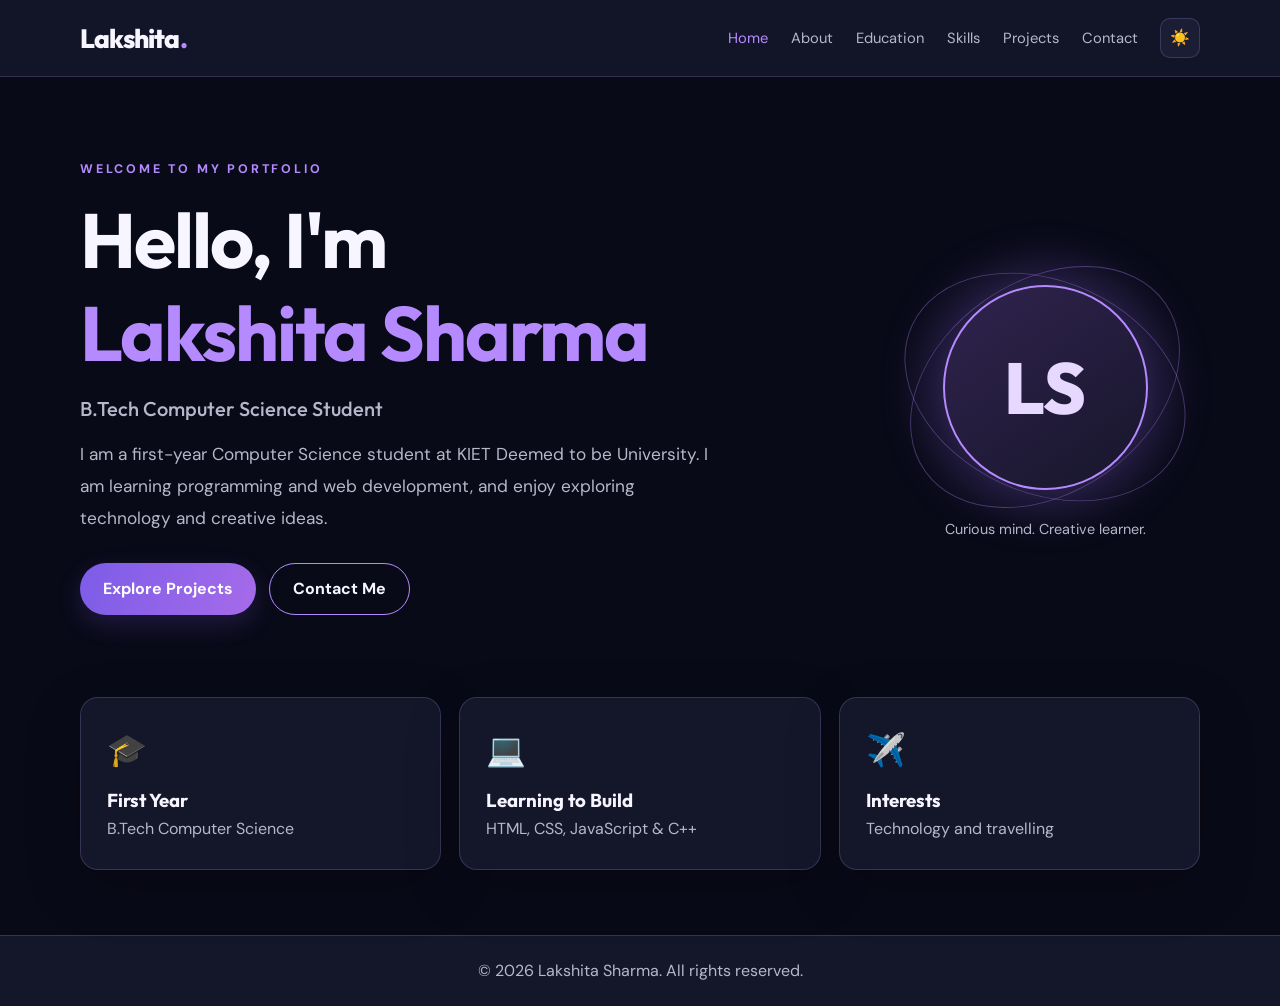
<file: index.html>
<!DOCTYPE html>
<html lang="en">
<head>
  <meta charset="UTF-8">
  <meta name="viewport" content="width=device-width, initial-scale=1.0">
  <meta name="description" content="Personal portfolio of Lakshita Sharma, B.Tech Computer Science student.">
  <title>Lakshita Sharma | Home</title>
  <link rel="stylesheet" href="style.css">
  <script src="script.js" defer></script>
</head>
<body>
<header class="site-header">
  <nav class="navbar container" aria-label="Main navigation">
    <a class="logo" href="index.html">Lakshita<span>.</span></a>
    <button class="menu-btn" id="menuBtn" aria-label="Open navigation" aria-expanded="false">☰</button>
    <ul class="nav-links" id="navLinks">
      <li><a class="active" aria-current="page" href="index.html">Home</a></li>
      <li><a href="about.html">About</a></li>
      <li><a href="education.html">Education</a></li>
      <li><a href="skills.html">Skills</a></li>
      <li><a href="projects.html">Projects</a></li>
      <li><a href="contact.html">Contact</a></li>
    </ul>
    <button class="theme-btn" id="themeBtn" aria-label="Switch to light theme">☀️</button>
  </nav>
</header>

<main>
  <section class="hero container">
    <div class="hero-copy">
      <p class="eyebrow">WELCOME TO MY PORTFOLIO</p>
      <h1>Hello, I'm<br><span>Lakshita Sharma</span></h1>
      <h2>B.Tech Computer Science Student</h2>
      <p class="lead">I am a first-year Computer Science student at KIET Deemed to be University. I am learning programming and web development, and enjoy exploring technology and creative ideas.</p>
      <div class="button-row">
        <a class="btn" href="projects.html">Explore Projects</a>
        <a class="btn btn-outline" href="contact.html">Contact Me</a>
      </div>
    </div>
    <div class="hero-art" aria-label="Lakshita Sharma initials">
      <div class="orbit orbit-one"></div><div class="orbit orbit-two"></div>
      <div class="initials">LS</div>
      <p>Curious mind. Creative learner.</p>
    </div>
  </section>
  <section class="quick-facts container">
    <article class="fact-card"><span class="fact-icon">🎓</span><h3>First Year</h3><p>B.Tech Computer Science</p></article>
    <article class="fact-card"><span class="fact-icon">💻</span><h3>Learning to Build</h3><p>HTML, CSS, JavaScript &amp; C++</p></article>
    <article class="fact-card"><span class="fact-icon">✈️</span><h3>Interests</h3><p>Technology and travelling</p></article>
  </section>
</main>

<footer class="footer"><p>© <span class="current-year"></span> Lakshita Sharma. All rights reserved.</p></footer>
</body>
</html>
</file>
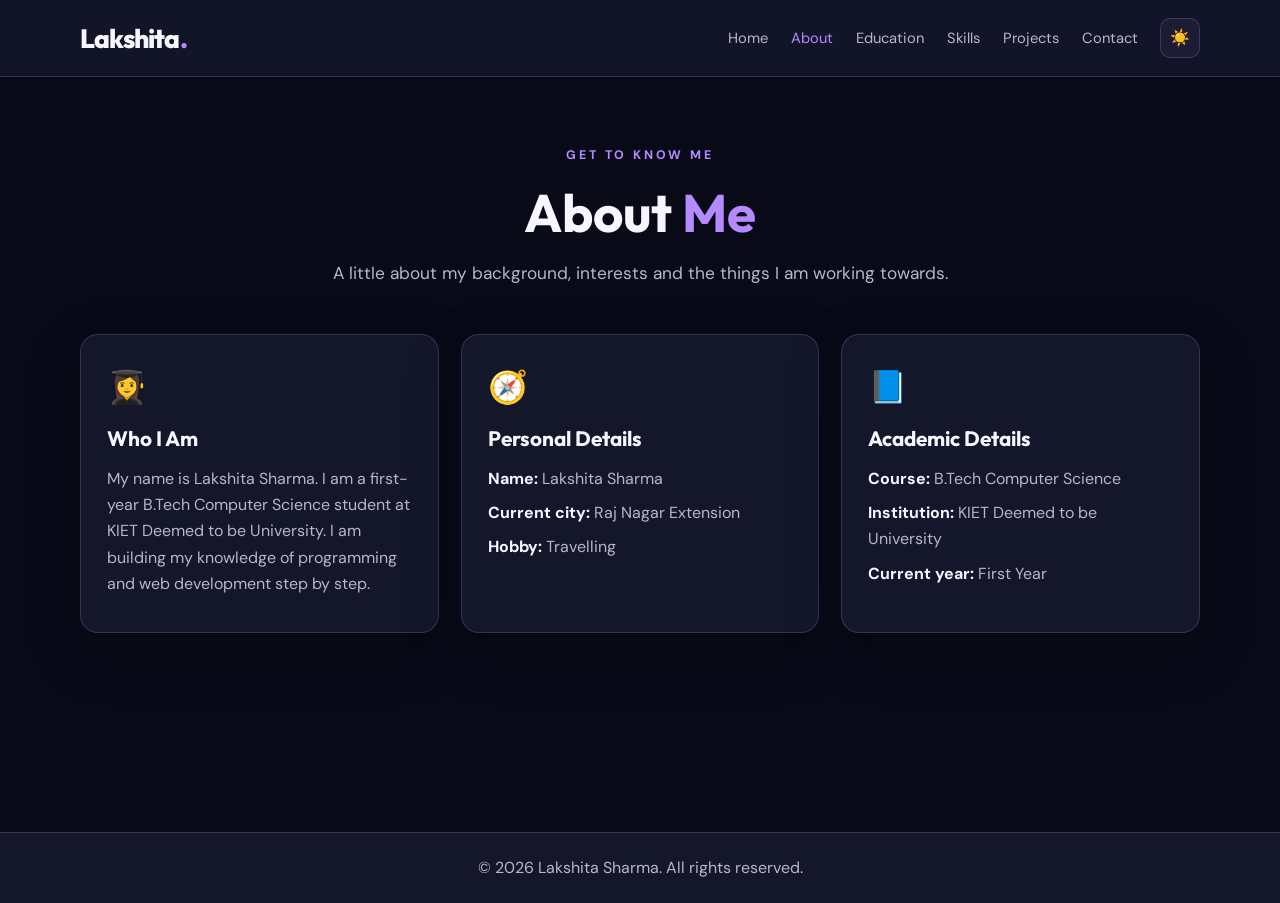
<file: about.html>
<!DOCTYPE html>
<html lang="en">
<head>
  <meta charset="UTF-8">
  <meta name="viewport" content="width=device-width, initial-scale=1.0">
  <title>About | Lakshita Sharma</title>
  <link rel="stylesheet" href="style.css">
  <script src="script.js" defer></script>
</head>
<body>
<header class="site-header">
  <nav class="navbar container" aria-label="Main navigation">
    <a class="logo" href="index.html">Lakshita<span>.</span></a>
    <button class="menu-btn" id="menuBtn" aria-label="Open navigation" aria-expanded="false">☰</button>
    <ul class="nav-links" id="navLinks">
      <li><a href="index.html">Home</a></li>
      <li><a class="active" aria-current="page" href="about.html">About</a></li>
      <li><a href="education.html">Education</a></li>
      <li><a href="skills.html">Skills</a></li>
      <li><a href="projects.html">Projects</a></li>
      <li><a href="contact.html">Contact</a></li>
    </ul>
    <button class="theme-btn" id="themeBtn" aria-label="Switch to light theme">☀️</button>
  </nav>
</header>
<main class="page container">

  <section class="page-heading">
    <p class="eyebrow">GET TO KNOW ME</p>
    <h1>About <span>Me</span></h1>
    <p class="lead narrow">A little about my background, interests and the things I am working towards.</p>
  </section>
  <section class="card-grid three">
    <article class="info-card"><div class="card-icon">👩‍🎓</div><h2>Who I Am</h2>
      <p>My name is Lakshita Sharma. I am a first-year B.Tech Computer Science student at KIET Deemed to be University. I am building my knowledge of programming and web development step by step.</p>
    </article>
    <article class="info-card"><div class="card-icon">🧭</div><h2>Personal Details</h2>
      <p><strong>Name:</strong> Lakshita Sharma</p>
      <p><strong>Current city:</strong> Raj Nagar Extension</p>
      <p><strong>Hobby:</strong> Travelling</p>
    </article>
    <article class="info-card"><div class="card-icon">📘</div><h2>Academic Details</h2>
      <p><strong>Course:</strong> B.Tech Computer Science</p>
      <p><strong>Institution:</strong> KIET Deemed to be University</p>
      <p><strong>Current year:</strong> First Year</p>
    </article>
  </section>

</main>
<footer class="footer"><p>© <span class="current-year"></span> Lakshita Sharma. All rights reserved.</p></footer>
</body>
</html>
</file>
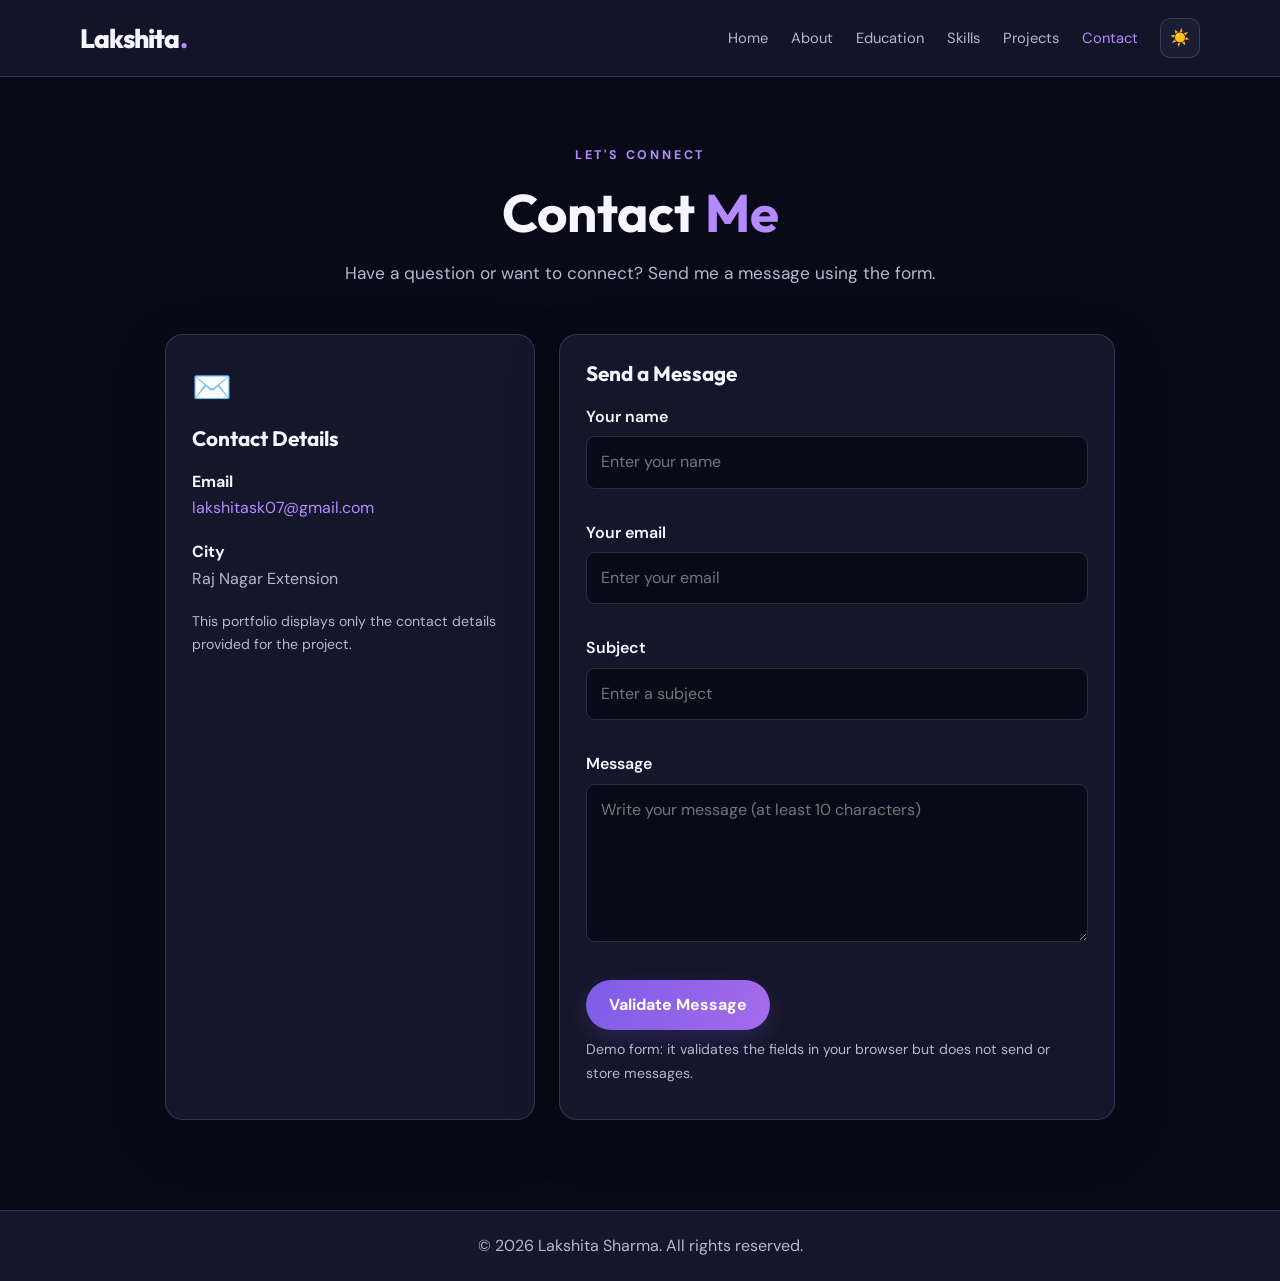
<file: contact.html>
<!DOCTYPE html>
<html lang="en">
<head>
  <meta charset="UTF-8">
  <meta name="viewport" content="width=device-width, initial-scale=1.0">
  <title>Contact | Lakshita Sharma</title>
  <link rel="stylesheet" href="style.css">
  <script src="script.js" defer></script>
</head>
<body>
<header class="site-header">
  <nav class="navbar container" aria-label="Main navigation">
    <a class="logo" href="index.html">Lakshita<span>.</span></a>
    <button class="menu-btn" id="menuBtn" aria-label="Open navigation" aria-expanded="false">☰</button>
    <ul class="nav-links" id="navLinks">
      <li><a href="index.html">Home</a></li>
      <li><a href="about.html">About</a></li>
      <li><a href="education.html">Education</a></li>
      <li><a href="skills.html">Skills</a></li>
      <li><a href="projects.html">Projects</a></li>
      <li><a class="active" aria-current="page" href="contact.html">Contact</a></li>
    </ul>
    <button class="theme-btn" id="themeBtn" aria-label="Switch to light theme">☀️</button>
  </nav>
</header>
<main class="page container">

  <section class="page-heading">
    <p class="eyebrow">LET'S CONNECT</p>
    <h1>Contact <span>Me</span></h1>
    <p class="lead narrow">Have a question or want to connect? Send me a message using the form.</p>
  </section>
  <section class="contact-layout">
    <aside class="info-card contact-info">
      <div class="card-icon">✉️</div><h2>Contact Details</h2>
      <p><strong>Email</strong><br><a href="mailto:lakshitask07@gmail.com">lakshitask07@gmail.com</a></p>
      <p><strong>City</strong><br>Raj Nagar Extension</p>
      <p class="muted small">This portfolio displays only the contact details provided for the project.</p>
    </aside>
    <form class="info-card contact-form" id="contactForm" novalidate>
      <h2>Send a Message</h2>
      <label for="name">Your name</label>
      <input id="name" name="name" type="text" autocomplete="name" placeholder="Enter your name" required>
      <small class="error" id="nameError"></small>

      <label for="email">Your email</label>
      <input id="email" name="email" type="email" autocomplete="email" placeholder="Enter your email" required>
      <small class="error" id="emailError"></small>

      <label for="subject">Subject</label>
      <input id="subject" name="subject" type="text" placeholder="Enter a subject" required>
      <small class="error" id="subjectError"></small>

      <label for="message">Message</label>
      <textarea id="message" name="message" rows="5" placeholder="Write your message (at least 10 characters)" required></textarea>
      <small class="error" id="messageError"></small>

      <button class="btn" type="submit">Validate Message</button>
      <p class="form-status" id="formStatus" role="status" aria-live="polite"></p>
      <p class="muted small">Demo form: it validates the fields in your browser but does not send or store messages.</p>
    </form>
  </section>

</main>
<footer class="footer"><p>© <span class="current-year"></span> Lakshita Sharma. All rights reserved.</p></footer>
</body>
</html>
</file>
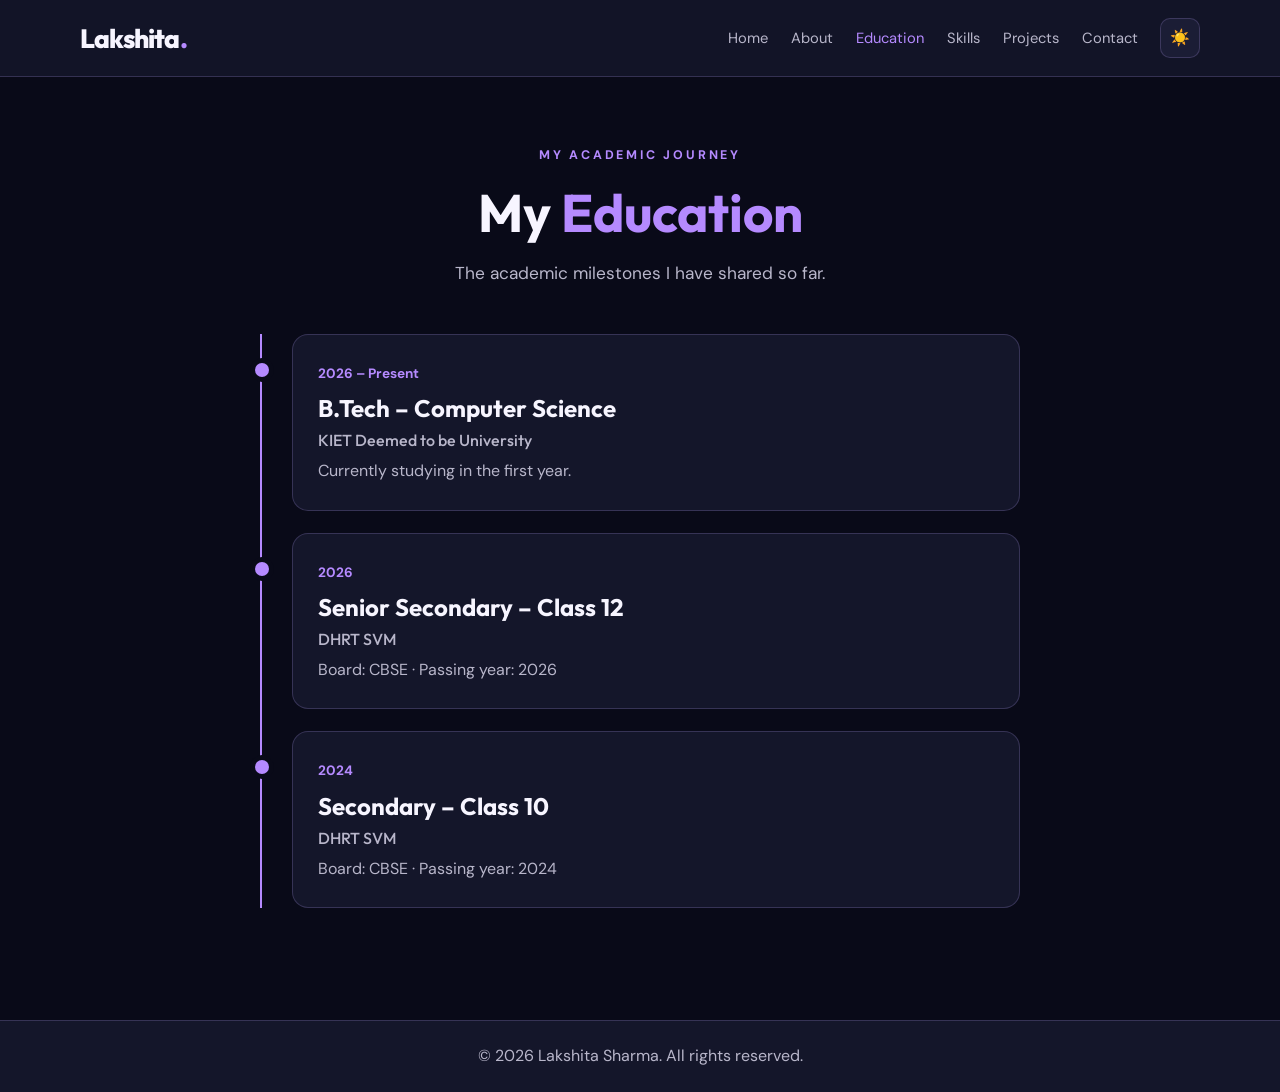
<file: education (1).html>
<!DOCTYPE html>
<html lang="en">
<head>
  <meta charset="UTF-8">
  <meta name="viewport" content="width=device-width, initial-scale=1.0">
  <title>Education | Lakshita Sharma</title>
  <link rel="stylesheet" href="style.css">
  <script src="script.js" defer></script>
</head>
<body>
<header class="site-header">
  <nav class="navbar container" aria-label="Main navigation">
    <a class="logo" href="index.html">Lakshita<span>.</span></a>
    <button class="menu-btn" id="menuBtn" aria-label="Open navigation" aria-expanded="false">☰</button>
    <ul class="nav-links" id="navLinks">
      <li><a href="index.html">Home</a></li>
      <li><a href="about.html">About</a></li>
      <li><a class="active" aria-current="page" href="education.html">Education</a></li>
      <li><a href="skills.html">Skills</a></li>
      <li><a href="projects.html">Projects</a></li>
      <li><a href="contact.html">Contact</a></li>
    </ul>
    <button class="theme-btn" id="themeBtn" aria-label="Switch to light theme">☀️</button>
  </nav>
</header>
<main class="page container">

  <section class="page-heading">
    <p class="eyebrow">MY ACADEMIC JOURNEY</p>
    <h1>My <span>Education</span></h1>
    <p class="lead narrow">The academic milestones I have shared so far.</p>
  </section>
  <section class="timeline">
    <article class="timeline-card">
      <span class="timeline-date">2026 – Present</span>
      <h2>B.Tech – Computer Science</h2>
      <h3>KIET Deemed to be University</h3>
      <p>Currently studying in the first year.</p>
    </article>
    <article class="timeline-card">
      <span class="timeline-date">2026</span>
      <h2>Senior Secondary – Class 12</h2>
      <h3>DHRT SVM</h3>
      <p>Board: CBSE · Passing year: 2026</p>
    </article>
    <article class="timeline-card">
      <span class="timeline-date">2024</span>
      <h2>Secondary – Class 10</h2>
      <h3>DHRT SVM</h3>
      <p>Board: CBSE · Passing year: 2024</p>
    </article>
  </section>

</main>
<footer class="footer"><p>© <span class="current-year"></span> Lakshita Sharma. All rights reserved.</p></footer>
</body>
</html>
</file>
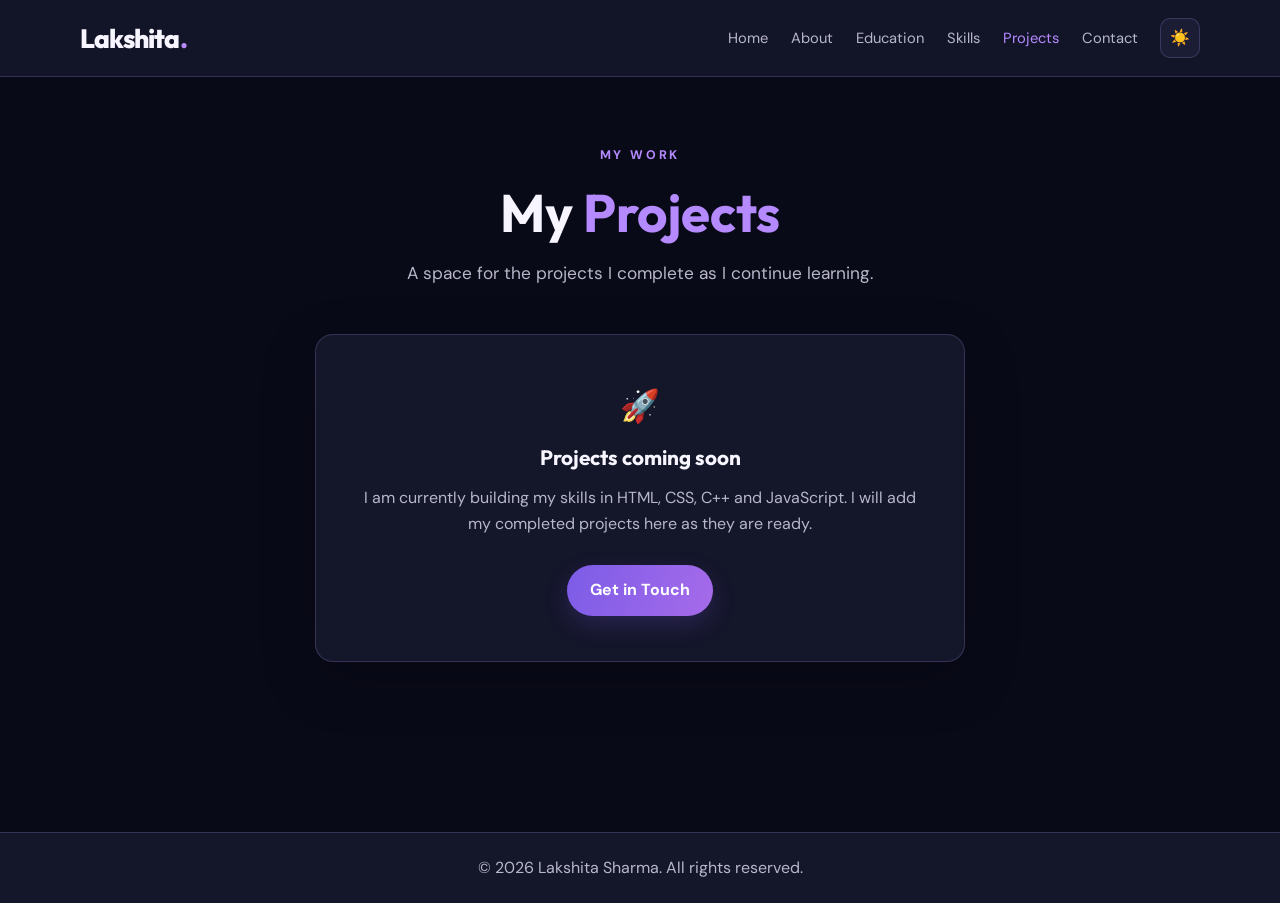
<file: projects.html>
<!DOCTYPE html>
<html lang="en">
<head>
  <meta charset="UTF-8">
  <meta name="viewport" content="width=device-width, initial-scale=1.0">
  <title>Projects | Lakshita Sharma</title>
  <link rel="stylesheet" href="style.css">
  <script src="script.js" defer></script>
</head>
<body>
<header class="site-header">
  <nav class="navbar container" aria-label="Main navigation">
    <a class="logo" href="index.html">Lakshita<span>.</span></a>
    <button class="menu-btn" id="menuBtn" aria-label="Open navigation" aria-expanded="false">☰</button>
    <ul class="nav-links" id="navLinks">
      <li><a href="index.html">Home</a></li>
      <li><a href="about.html">About</a></li>
      <li><a href="education.html">Education</a></li>
      <li><a href="skills.html">Skills</a></li>
      <li><a class="active" aria-current="page" href="projects.html">Projects</a></li>
      <li><a href="contact.html">Contact</a></li>
    </ul>
    <button class="theme-btn" id="themeBtn" aria-label="Switch to light theme">☀️</button>
  </nav>
</header>
<main class="page container">

  <section class="page-heading">
    <p class="eyebrow">MY WORK</p>
    <h1>My <span>Projects</span></h1>
    <p class="lead narrow">A space for the projects I complete as I continue learning.</p>
  </section>
  <section class="project-empty info-card">
    <div class="card-icon">🚀</div>
    <h2>Projects coming soon</h2>
    <p>I am currently building my skills in HTML, CSS, C++ and JavaScript. I will add my completed projects here as they are ready.</p>
    <a class="btn" href="contact.html">Get in Touch</a>
  </section>

</main>
<footer class="footer"><p>© <span class="current-year"></span> Lakshita Sharma. All rights reserved.</p></footer>
</body>
</html>
</file>
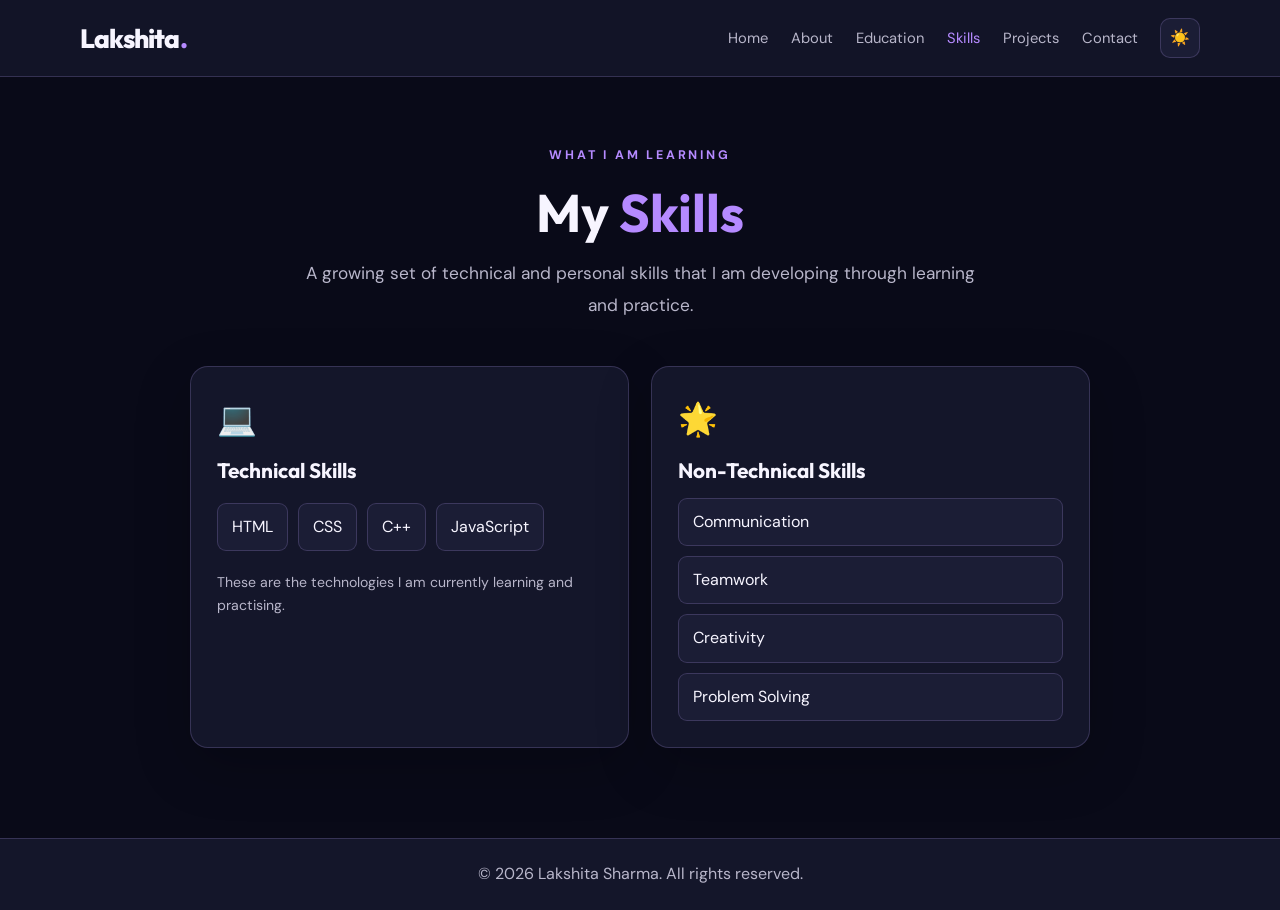
<file: skills.html>
<!DOCTYPE html>
<html lang="en">
<head>
  <meta charset="UTF-8">
  <meta name="viewport" content="width=device-width, initial-scale=1.0">
  <title>Skills | Lakshita Sharma</title>
  <link rel="stylesheet" href="style.css">
  <script src="script.js" defer></script>
</head>
<body>
<header class="site-header">
  <nav class="navbar container" aria-label="Main navigation">
    <a class="logo" href="index.html">Lakshita<span>.</span></a>
    <button class="menu-btn" id="menuBtn" aria-label="Open navigation" aria-expanded="false">☰</button>
    <ul class="nav-links" id="navLinks">
      <li><a href="index.html">Home</a></li>
      <li><a href="about.html">About</a></li>
      <li><a href="education.html">Education</a></li>
      <li><a class="active" aria-current="page" href="skills.html">Skills</a></li>
      <li><a href="projects.html">Projects</a></li>
      <li><a href="contact.html">Contact</a></li>
    </ul>
    <button class="theme-btn" id="themeBtn" aria-label="Switch to light theme">☀️</button>
  </nav>
</header>
<main class="page container">

  <section class="page-heading">
    <p class="eyebrow">WHAT I AM LEARNING</p>
    <h1>My <span>Skills</span></h1>
    <p class="lead narrow">A growing set of technical and personal skills that I am developing through learning and practice.</p>
  </section>
  <section class="card-grid two">
    <article class="info-card">
      <div class="card-icon">💻</div><h2>Technical Skills</h2>
      <ul class="tag-list">
        <li>HTML</li><li>CSS</li><li>C++</li><li>JavaScript</li>
      </ul>
      <p class="muted small">These are the technologies I am currently learning and practising.</p>
    </article>
    <article class="info-card">
      <div class="card-icon">🌟</div><h2>Non-Technical Skills</h2>
      <ul class="soft-list">
        <li>Communication</li><li>Teamwork</li><li>Creativity</li><li>Problem Solving</li>
      </ul>
    </article>
  </section>

</main>
<footer class="footer"><p>© <span class="current-year"></span> Lakshita Sharma. All rights reserved.</p></footer>
</body>
</html>
</file>
<file: style.css>
@import url('https://fonts.googleapis.com/css2?family=DM+Sans:wght@400;500;600;700&family=Outfit:wght@400;500;600;700;800&display=swap');

:root {
  color-scheme: dark;
  --bg: #090a18;
  --surface: #14162a;
  --surface-2: #1b1d35;
  --text: #f7f5ff;
  --muted: #b8b6ca;
  --accent: #b58aff;
  --accent-2: #7c5ce7;
  --border: rgba(190, 164, 255, .2);
  --shadow: 0 18px 55px rgba(0, 0, 0, .22);
}
body.light-mode {
  color-scheme: light;
  --bg: #f6f3ff;
  --surface: #ffffff;
  --surface-2: #eee8fc;
  --text: #211a35;
  --muted: #625b73;
  --accent: #7444d6;
  --accent-2: #5e36bd;
  --border: rgba(103, 73, 160, .2);
  --shadow: 0 18px 45px rgba(73, 48, 120, .1);
}
* { box-sizing: border-box; margin: 0; padding: 0; }
html { scroll-behavior: smooth; }
body {
  min-height: 100vh; background: var(--bg); color: var(--text);
  font-family: 'DM Sans', sans-serif; line-height: 1.65;
  transition: background .25s, color .25s;
}
a { color: inherit; text-decoration: none; }
button, input, textarea { font: inherit; }
.container { width: min(1120px, 88%); margin-inline: auto; }
.site-header {
  position: sticky; top: 0; z-index: 20;
  background: color-mix(in srgb, var(--surface) 92%, transparent);
  backdrop-filter: blur(14px); border-bottom: 1px solid var(--border);
}
.navbar { min-height: 76px; display: flex; align-items: center; gap: 22px; }
.logo { margin-right: auto; font: 800 1.65rem 'Outfit', sans-serif; letter-spacing: -.8px; }
.logo span, h1 span { color: var(--accent); }
.nav-links { display: flex; align-items: center; gap: 23px; list-style: none; }
.nav-links a { color: var(--muted); font-size: .92rem; transition: color .2s; }
.nav-links a:hover, .nav-links a.active { color: var(--accent); }
.theme-btn, .menu-btn {
  border: 1px solid var(--border); background: var(--surface-2); color: var(--text);
  border-radius: 10px; width: 40px; height: 40px; cursor: pointer;
}
.menu-btn { display: none; font-size: 1.2rem; }
.hero {
  min-height: 620px; display: flex; align-items: center; justify-content: space-between;
  gap: 55px; padding-block: 75px;
}
.hero-copy { max-width: 650px; }
.eyebrow { color: var(--accent); font-size: .78rem; font-weight: 700; letter-spacing: 2.8px; margin-bottom: 15px; }
h1, h2, h3 { font-family: 'Outfit', sans-serif; line-height: 1.2; }
.hero h1 { font-size: clamp(2.8rem, 6vw, 4.8rem); letter-spacing: -2px; margin-bottom: 18px; }
.hero h2 { color: var(--muted); font-size: 1.25rem; font-weight: 500; margin-bottom: 18px; }
.lead { color: var(--muted); font-size: 1.08rem; line-height: 1.85; }
.button-row { display: flex; flex-wrap: wrap; gap: 13px; margin-top: 28px; }
.btn {
  display: inline-flex; align-items: center; justify-content: center; border: 0; cursor: pointer;
  border-radius: 999px; padding: 12px 23px; color: white; font-weight: 700;
  background: linear-gradient(110deg, var(--accent-2), #a66bea);
  box-shadow: 0 9px 24px rgba(124, 92, 231, .2); transition: transform .2s, box-shadow .2s;
}
.btn:hover { transform: translateY(-3px); box-shadow: 0 13px 28px rgba(124, 92, 231, .3); }
.btn-outline { background: transparent; border: 1px solid var(--accent); color: var(--text); box-shadow: none; }
.hero-art {
  position: relative; width: 310px; height: 310px; flex: 0 0 310px;
  display: grid; place-items: center; border-radius: 50%;
  background: radial-gradient(circle, rgba(153, 112, 255, .24), transparent 68%);
  text-align: center;
}
.initials {
  width: 205px; height: 205px; display: grid; place-items: center; border-radius: 50%;
  border: 2px solid var(--accent); background: linear-gradient(145deg, #30234e, #17162b);
  color: #e6d8ff; font: 800 4.5rem 'Outfit', sans-serif; box-shadow: 0 0 65px rgba(165, 117, 255, .28);
}
.hero-art p { position: absolute; bottom: 0; color: var(--muted); font-size: .9rem; }
.orbit { position: absolute; border: 1px solid rgba(181, 138, 255, .35); border-radius: 50%; }
.orbit-one { inset: 8px; transform: rotate(25deg) scaleY(.72); }
.orbit-two { inset: 8px; transform: rotate(-35deg) scaleY(.72); }
.quick-facts { display: grid; grid-template-columns: repeat(3, 1fr); gap: 18px; padding-bottom: 65px; }
.fact-card, .info-card {
  background: var(--surface); border: 1px solid var(--border); border-radius: 18px;
  padding: 26px; box-shadow: var(--shadow);
}
.fact-icon, .card-icon { font-size: 2rem; display: inline-block; margin-bottom: 12px; }
.fact-card h3 { margin-bottom: 5px; }
.fact-card p, .muted { color: var(--muted); }
.page { padding-block: 68px 90px; min-height: calc(100vh - 145px); }
.page-heading { text-align: center; margin-bottom: 44px; }
.page-heading h1 { font-size: clamp(2.3rem, 5vw, 3.3rem); margin-bottom: 14px; }
.narrow { max-width: 680px; margin-inline: auto; }
.card-grid { display: grid; gap: 22px; }
.card-grid.three { grid-template-columns: repeat(3, 1fr); }
.card-grid.two { grid-template-columns: repeat(2, 1fr); max-width: 900px; margin-inline: auto; }
.info-card { transition: transform .2s, border-color .2s; }
.info-card:hover, .timeline-card:hover { transform: translateY(-5px); border-color: var(--accent); }
.info-card h2 { font-size: 1.3rem; margin-bottom: 15px; }
.info-card p { color: var(--muted); margin: 8px 0; }
.info-card strong { color: var(--text); }
.timeline { max-width: 760px; margin: auto; border-left: 2px solid var(--accent); padding-left: 30px; }
.timeline-card {
  position: relative; background: var(--surface); border: 1px solid var(--border);
  border-radius: 16px; padding: 25px; margin-bottom: 22px; transition: .2s;
}
.timeline-card::before {
  content: ''; position: absolute; left: -38px; top: 28px; width: 14px; height: 14px;
  border-radius: 50%; background: var(--accent); box-shadow: 0 0 0 5px var(--bg);
}
.timeline-date { color: var(--accent); font-size: .85rem; font-weight: 700; }
.timeline-card h2 { margin: 8px 0; }
.timeline-card h3 { color: var(--muted); font-size: 1rem; font-weight: 500; }
.timeline-card p { color: var(--muted); margin-top: 8px; }
.tag-list { display: flex; flex-wrap: wrap; gap: 10px; list-style: none; margin: 20px 0; }
.tag-list li, .soft-list li {
  background: var(--surface-2); border: 1px solid var(--border); border-radius: 9px;
  padding: 10px 14px; color: var(--text);
}
.soft-list { list-style: none; display: grid; gap: 10px; }
.small { font-size: .88rem; }
.project-empty { max-width: 650px; margin: 0 auto; text-align: center; padding: 45px; }
.project-empty .btn { margin-top: 20px; }
.contact-layout { display: grid; grid-template-columns: .8fr 1.2fr; gap: 24px; max-width: 950px; margin: auto; }
.contact-info a { color: var(--accent); }
.contact-info p { margin: 18px 0; }
.contact-form h2 { margin-bottom: 18px; }
.contact-form label { display: block; margin: 13px 0 6px; font-weight: 600; }
.contact-form input, .contact-form textarea {
  width: 100%; padding: 12px 14px; border: 1px solid var(--border); border-radius: 9px;
  background: var(--bg); color: var(--text); outline: none;
}
.contact-form input:focus, .contact-form textarea:focus { border-color: var(--accent); }
.contact-form textarea { resize: vertical; }
.contact-form .btn { margin-top: 12px; }
.error { display: block; min-height: 18px; color: #ff7777; font-size: .8rem; }
.form-status { color: #269b67; margin-top: 13px; font-weight: 600; }
.footer { border-top: 1px solid var(--border); background: var(--surface); color: var(--muted); text-align: center; padding: 22px; }
@media (max-width: 900px) {
  .nav-links { gap: 13px; }
  .nav-links a { font-size: .84rem; }
  .hero { gap: 25px; }
  .hero-art { transform: scale(.88); margin-inline: -15px; }
  .card-grid.three { grid-template-columns: repeat(2, 1fr); }
}
@media (max-width: 700px) {
  .navbar { min-height: 68px; }
  .menu-btn { display: inline-block; order: 3; }
  .theme-btn { order: 2; }
  .nav-links {
    display: none; position: absolute; top: 68px; left: 6%; right: 6%;
    padding: 18px; border: 1px solid var(--border); border-radius: 13px;
    background: var(--surface); flex-direction: column; align-items: stretch; gap: 0;
    box-shadow: var(--shadow);
  }
  .nav-links.open { display: flex; }
  .nav-links a { display: block; padding: 10px; font-size: .98rem; }
  .hero { flex-direction: column-reverse; text-align: center; padding-block: 55px; }
  .hero-art { transform: scale(.85); margin: -15px 0; }
  .button-row { justify-content: center; }
  .quick-facts, .card-grid.three, .card-grid.two, .contact-layout { grid-template-columns: 1fr; }
  .page { padding-block: 48px 65px; }
}
@media (max-width: 380px) {
  .container { width: 90%; }
  .hero h1 { font-size: 2.55rem; }
  .hero-art { transform: scale(.75); margin: -30px 0; }
  .info-card { padding: 21px; }
}
</file>
